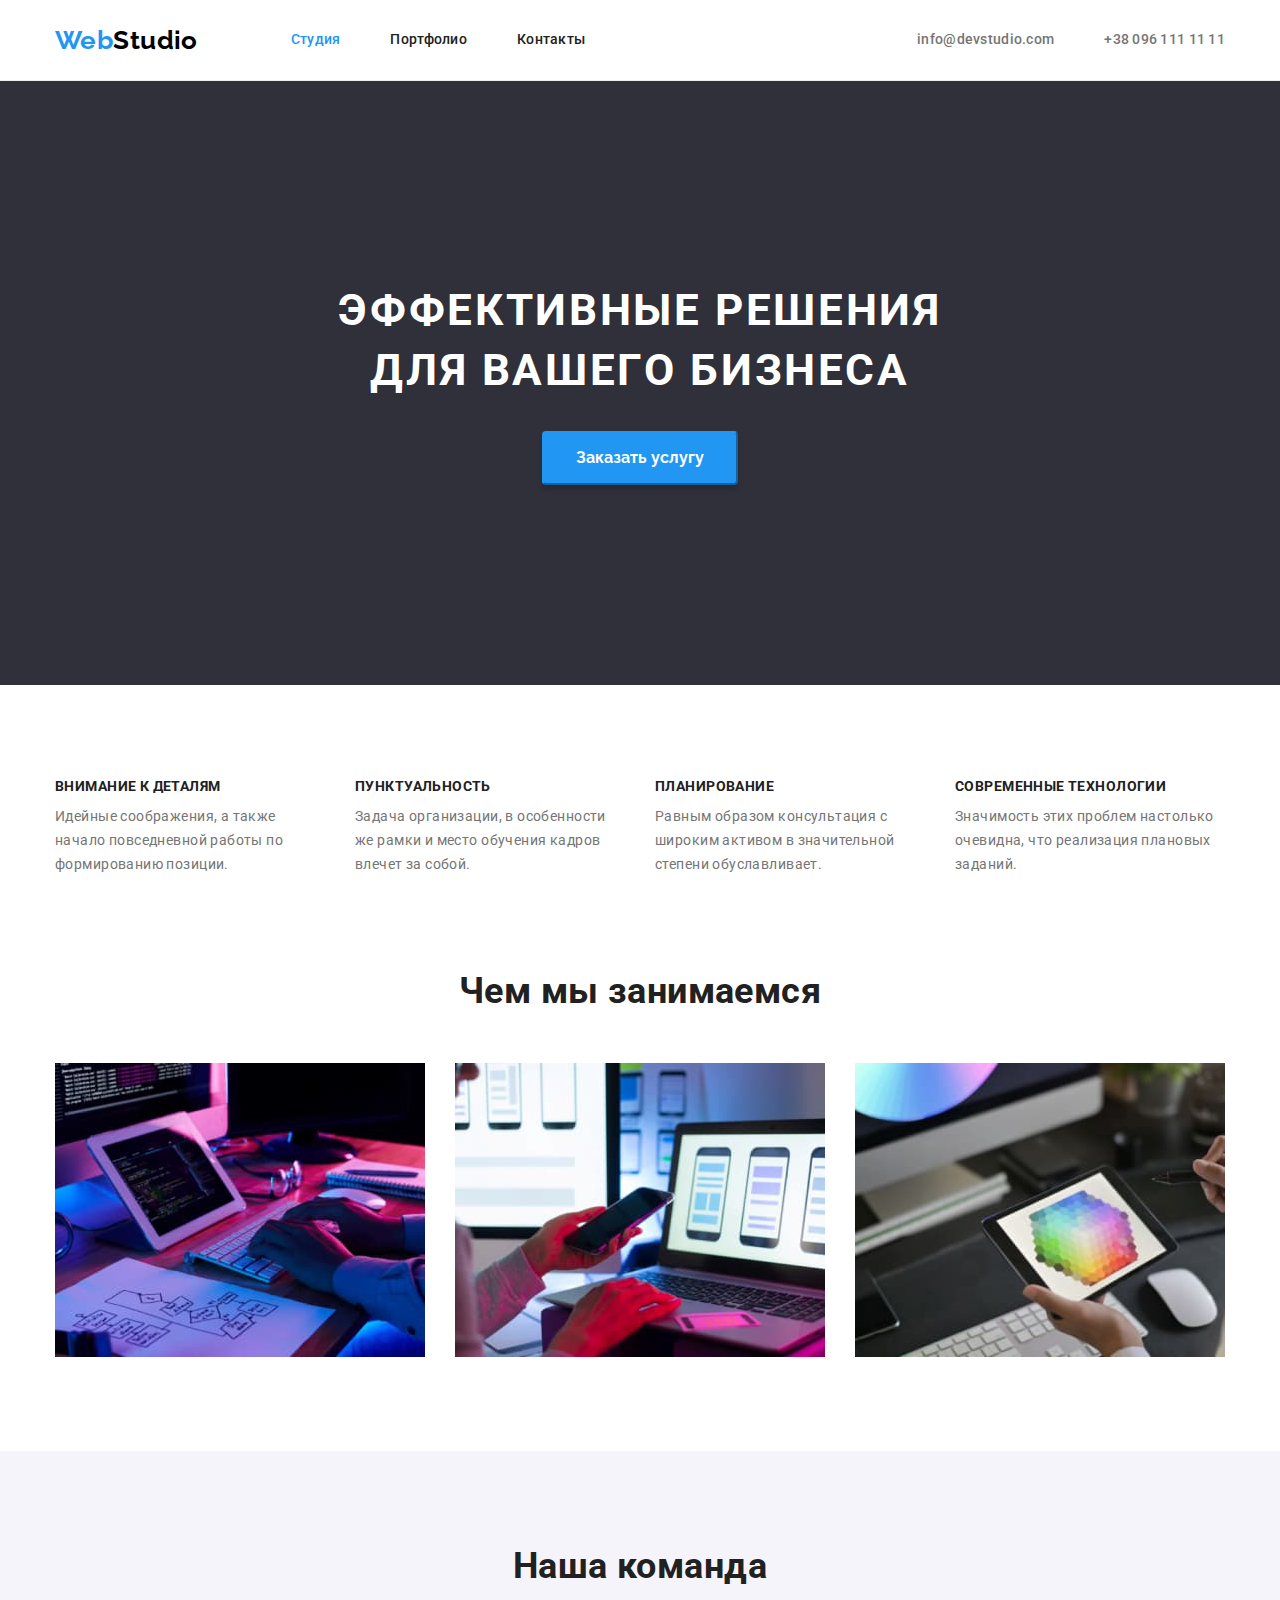
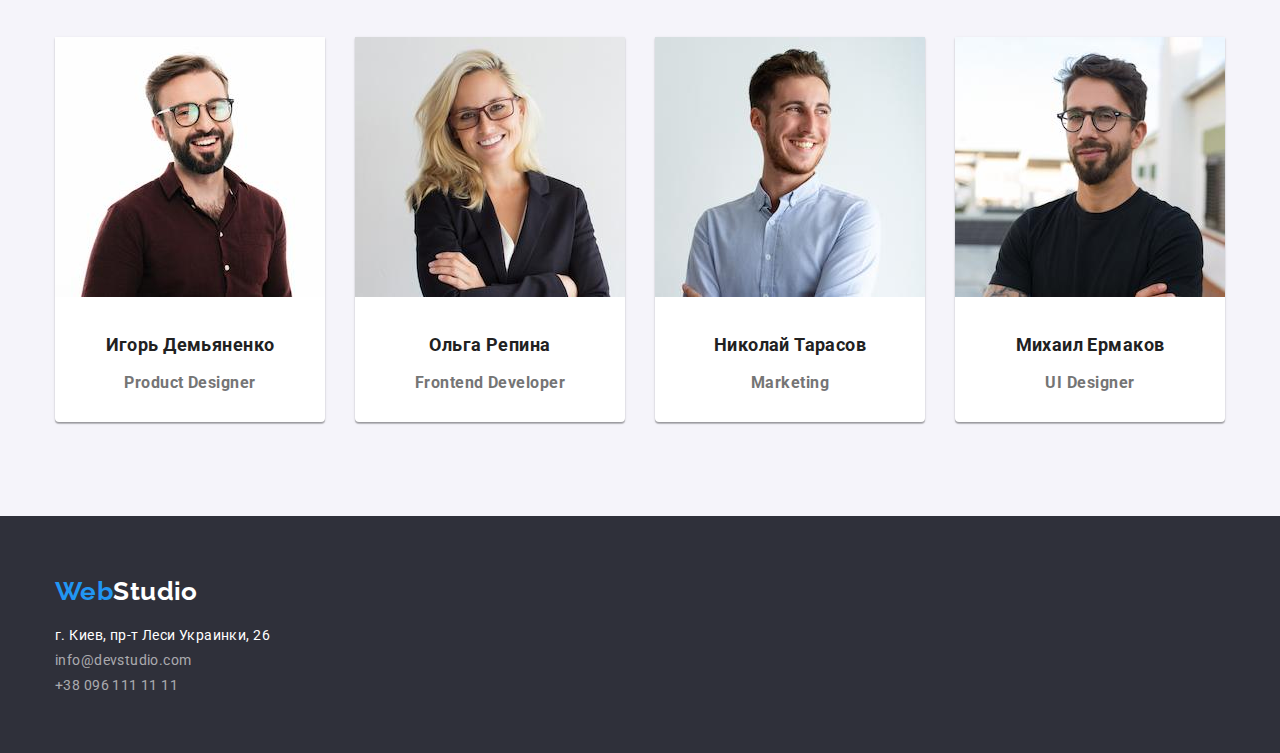
<file: index.html>
<!DOCTYPE html>
<html lang="ru">
  <head>
    <meta charset="UTF-8" />
    <meta http-equiv="X-UA-Compatible" content="IE=edge" />
    <meta name="viewport" content="width=device-width, initial-scale=1.0" />
    <title>Document</title>
    <link rel="preconnect" href="https://fonts.gstatic.com" crossorigin />
    <link
      href="https://fonts.googleapis.com/css2?family=Raleway:wght@700&family=Roboto:wght@400;500;700;900&display=swap"
      rel="stylesheet"
    />
    <link
      rel="stylesheet"
      href="https://cdnjs.cloudflare.com/ajax/libs/modern-normalize/1.0.0/modern-normalize.min.css"
    />
    <link rel="stylesheet" href="css/styles.css" />
  </head>
  <body>
    <!-- Шапка сайта -->
    <header class="head">
      <div class="container header">
        <nav class="main-nav">
          <a href="index.html" class="logo-blue"
            >Web<span class="logo-dark">Studio</span>
          </a>
          <ul class="site-nav list">
            <li class="item">
              <a href="index.html" class="curent link">Студия</a>
            </li>
            <li class="item">
              <a href="portfolio.html" class="link">Портфолио</a>
            </li>
            <li class="item"><a href="" class="link">Контакты</a></li>
          </ul>
        </nav>
        <ul class="contacts list">
          <li class="item">
            <a href="mailto:info@devstudio.com" class="mail link"
              >info@devstudio.com</a
            >
          </li>
          <li class="item">
            <a href="tel:+380961111111" class="link"> +38 096 111 11 11</a>
          </li>
        </ul>
      </div>
    </header>
    <!-- Уникальный контент -->
    <main>
      <!-- Секция герой -->
      <section class="section hero">
        <div class="container">
          <h1 class="hero-title">Эффективные решения для вашего бизнеса</h1>
          <button class="hero-btn" type="button">Заказать услугу</button>
        </div>
      </section>
      <!-- Секция Наши приимущества -->
      <section class="section">
        <div class="container">
          <h2 class="visually-hidden">Наши приимущества</h2>
          <ul class="benefits-list list">
            <li class="benef">
              <h3 class="benefits-caption">Внимание к деталям</h3>
              <p class="benefits-text">
                Идейные соображения, а также начало повседневной работы по
                формированию позиции.
              </p>
            </li>
            <li class="benef">
              <h3 class="benefits-caption">Пунктуальность</h3>
              <p class="benefits-text">
                Задача организации, в особенности же рамки и место обучения
                кадров влечет за собой.
              </p>
            </li>
            <li class="benef">
              <h3 class="benefits-caption">Планирование</h3>
              <p class="benefits-text">
                Равным образом консультация с широким активом в значительной
                степени обуславливает.
              </p>
            </li>
            <li class="benef">
              <h3 class="benefits-caption">Современные технологии</h3>
              <p class="benefits-text">
                Значимость этих проблем настолько очевидна, что реализация
                плановых заданий.
              </p>
            </li>
          </ul>
        </div>
      </section>
      <!-- Секция О нас -->
      <section class="section no-pading">
        <div class="container">
          <h2 class="we-do">Чем мы занимаемся</h2>
          <ul class="we-do-list list">
            <li class="box">
              <img
                src="./images/Main/box-1.jpg"
                alt="верстка мужские руки на клавиатуре"
                width="370"
              />
            </li>
            <li class="box">
              <img
                src="./images/Main/box-2.jpg"
                alt="женские руки на клавиатуре ноутбука"
                width="370"
              />
            </li>
            <li class="box">
              <img
                src="./images/Main/box-3.jpg"
                alt="цветовая гамма на экране планшета"
                width="370"
              />
            </li>
          </ul>
        </div>
      </section>
      <!-- Секция Наша команда -->
      <section class="section team">
        <div class="container">
          <h2 class="team-title">Наша команда</h2>
          <ul class="team-list list">
            <li class="team-item">
              <img
                class="team-foto"
                src="images/Main/img-team-card1.jpg"
                alt="фото Игорь Демьяненко"
                width="270"
              />
              <div class="team-teg">
                <h3 class="team-name">Игорь Демьяненко</h3>
                <p class="team-position">Product Designer</p>
              </div>
            </li>
            <li class="team-item">
              <img
                class="team-foto"
                src="images/Main/img-team-card2.jpg"
                alt="фото Ольга Репина"
                width="270"
              />
              <div class="team-teg">
                <h3 class="team-name">Ольга Репина</h3>
                <p class="team-position">Frontend Developer</p>
              </div>
            </li>
            <li class="team-item">
              <img
                class="team-foto"
                src="images/Main/img-team-card3.jpg"
                alt="фото Николай Тарасов"
                width="270"
              />
              <div class="team-teg">
                <h3 class="team-name">Николай Тарасов</h3>
                <p class="team-position">Marketing</p>
              </div>
            </li>
            <li class="team-item">
              <img
                class="team-foto"
                src="images/Main/img-team-card4.jpg"
                alt="фото Михаил Ермаков"
                width="270"
              />
              <div class="team-teg">
                <h3 class="team-name">Михаил Ермаков</h3>
                <p class="team-position">UI Designer</p>
              </div>
            </li>
          </ul>
        </div>
      </section>
    </main>
    <!-- Подвал сайта -->
    <footer class="footer">
      <div class="container">
        <a href="index.html" class="logo-blue position"
          >Web<span class="logo-wite">Studio</span>
        </a>
        <address class="footer-address">
          <ul class="address list">
            <li class="address-item marg item">
              <a
                class="location link"
                href="https://goo.gl/maps/wizjQyX9kH2uUNJ5A"
                target="_blank"
                rel="noopener noreferrer"
                >г. Киев, пр-т Леси Украинки, 26</a
              >
            </li>
            <li class="address-item marg item">
              <a class="address-link link" href="mailto:info@devstudio.com"
                >info@devstudio.com</a
              >
            </li>
            <li class="address-item item">
              <a class="address-link link" href="tel:+380961111111"
                >+38 096 111 11 11</a
              >
            </li>
          </ul>
        </address>
      </div>
    </footer>
  </body>
</html>
</file>
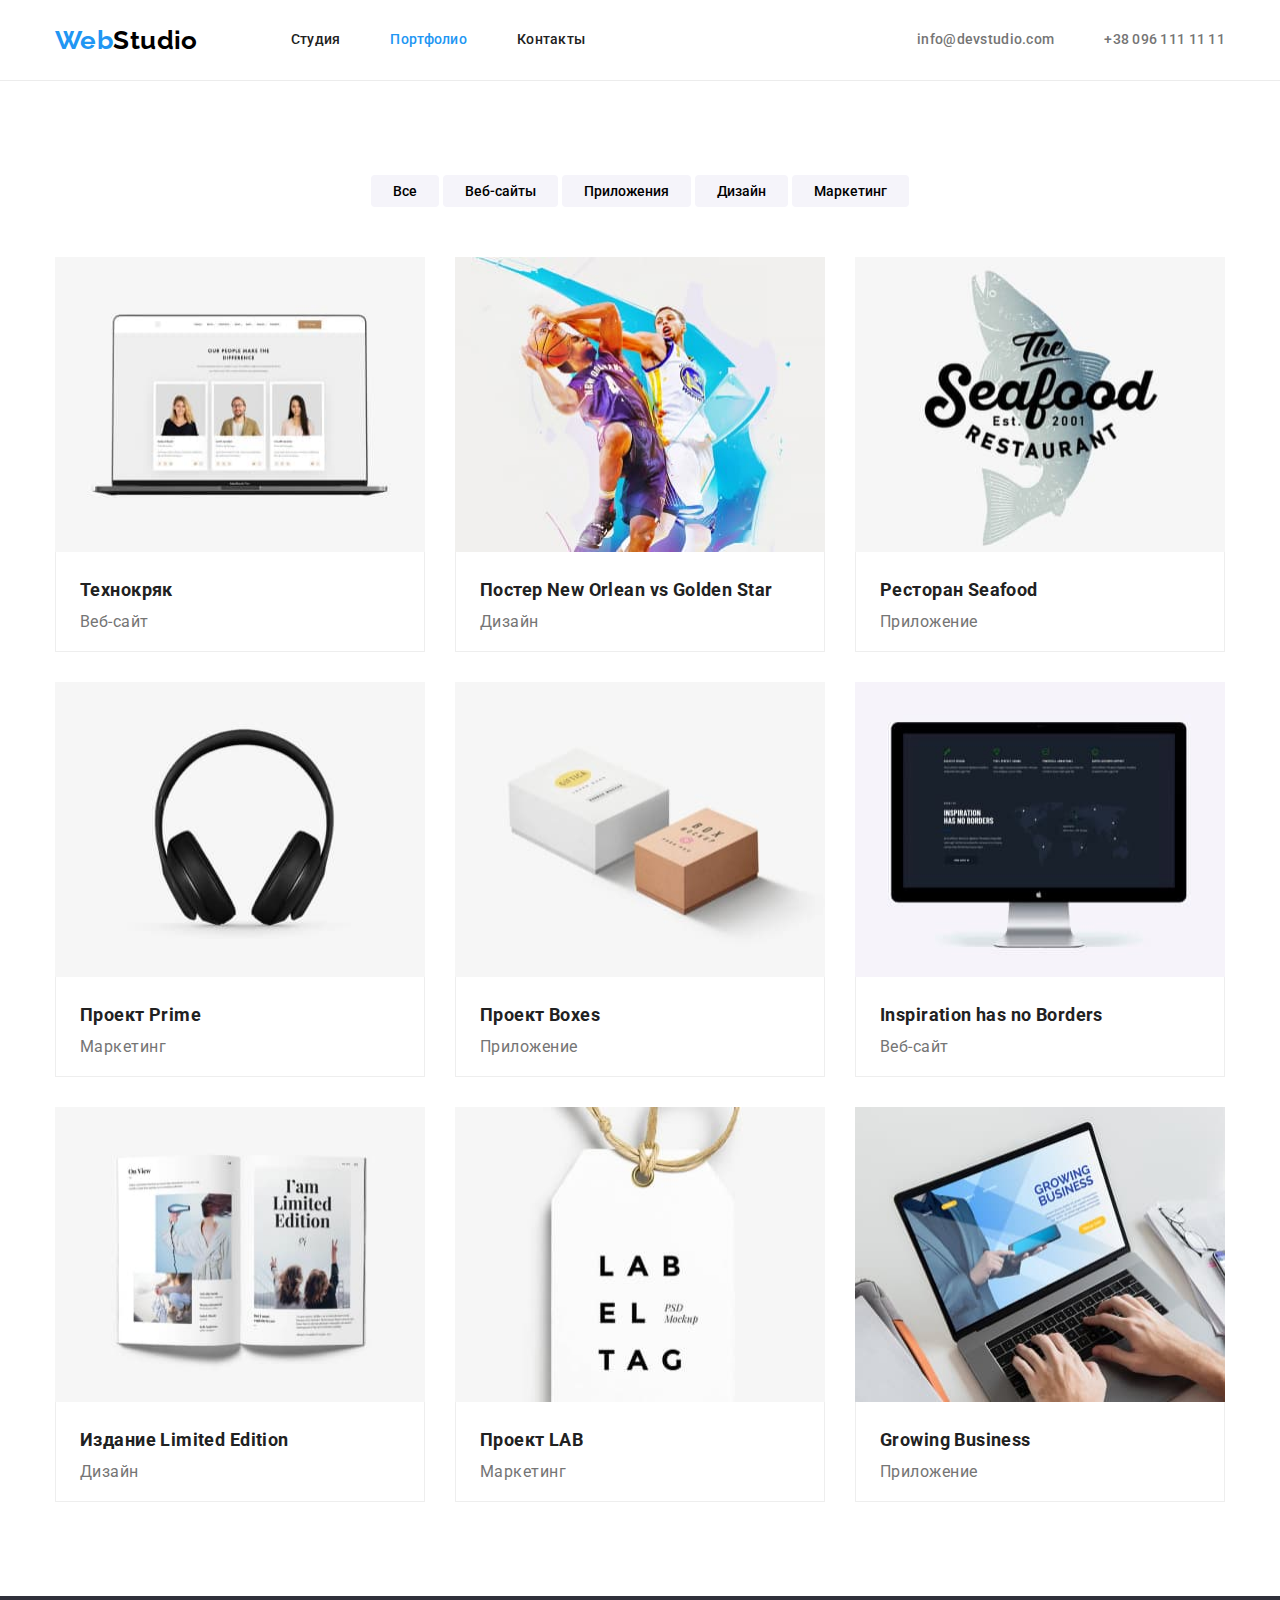
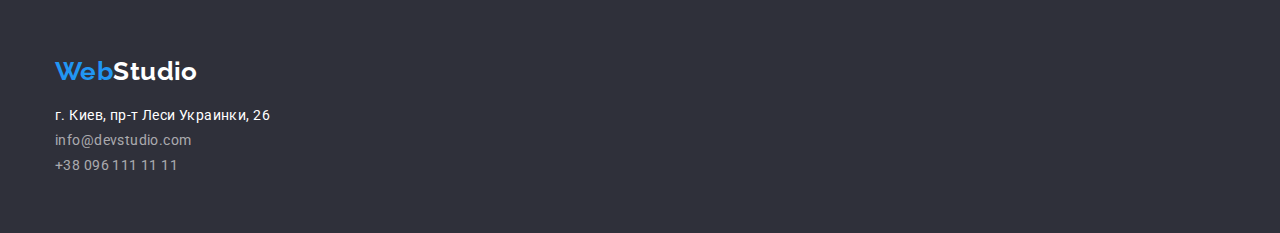
<file: portfolio.html>
<!DOCTYPE html>
<html lang="ru">
  <head>
    <meta charset="UTF-8" />
    <meta http-equiv="X-UA-Compatible" content="IE=edge" />
    <meta name="viewport" content="width=device-width, initial-scale=1.0" />
    <title>Document</title>
    <link rel="preconnect" href="https://fonts.gstatic.com" crossorigin />
    <link
      href="https://fonts.googleapis.com/css2?family=Raleway:wght@700&family=Roboto:wght@400;500;700;900&display=swap"
      rel="stylesheet"
    />
    <link
      href="https://fonts.googleapis.com/css2?family=Raleway:wght@700&family=Roboto:wght@400;500;700;900&display=swap"
      rel="stylesheet"
    />
    <link
      rel="stylesheet"
      href="https://cdnjs.cloudflare.com/ajax/libs/modern-normalize/1.0.0/modern-normalize.min.css"
    />
    <link rel="stylesheet" href="css/styles.css" />
  </head>
  <body>
    <!-- Шапка сайта -->
    <header class="head">
      <div class="container header">
        <nav class="main-nav">
          <a href="index.html" class="logo-blue"
            >Web<span class="logo-dark">Studio</span>
          </a>
          <ul class="site-nav list">
            <li class="item">
              <a href="index.html" class="link">Студия</a>
            </li>
            <li class="item">
              <a href="portfolio.html" class="curent link">Портфолио</a>
            </li>
            <li class="item"><a href="" class="link">Контакты</a></li>
          </ul>
        </nav>
        <ul class="contacts list">
          <li class="item">
            <a href="mailto:info@devstudio.com" class="mail link"
              >info@devstudio.com</a
            >
          </li>
          <li class="item">
            <a href="tel:+380961111111" class="link"> +38 096 111 11 11</a>
          </li>
        </ul>
      </div>
    </header>
    <!-- Main content -->
    <main>
      <section class="section">
        <div class="container">
          <div class="filters-posicion">
            <ul class="filters-list list">
              <li class="item-btn">
                <button class="list-btn" type="button">Все</button>
              </li>
              <li class="item-btn">
                <button class="list-btn" type="button">Веб-сайты</button>
              </li>
              <li class="item-btn">
                <button class="list-btn" type="button">Приложения</button>
              </li>
              <li class="item-btn">
                <button class="list-btn" type="button">Дизайн</button>
              </li>
              <li class="item-btn">
                <button class="list-btn" type="button">Маркетинг</button>
              </li>
            </ul>
          </div>

          <h1 class="visually-hidden">Примеры работ</h1>
          <div class="work-poz">
            <ul class="works-list list">
              <li class="work-item">
                <a class="work link" href="">
                  <img
                    class="work-imeg"
                    src="./images/Portfolio/prod1.jpg"
                    alt="єкран ноутбука"
                    width="370"
                    height="295"
                  />
                  <div class="work-teg">
                    <h2 class="work-name">Технокряк</h2>
                    <p class="work-position">Веб-сайт</p>
                  </div>
                </a>
              </li>
              <li class="work-item">
                <a class="work link" href="">
                  <img
                    class="work-imeg"
                    src="./images/Portfolio/prod2.jpg"
                    alt="два баскетболиста с мячом в прыжке"
                    width="370"
                    height="295"
                  />
                  <div class="work-teg">
                    <h2 class="work-name">Постер New Orlean vs Golden Star</h2>
                    <p class="work-position">Дизайн</p>
                  </div>
                </a>
              </li>
              <li class="work-item">
                <a class="work link" href="">
                  <img
                    class="work-imeg"
                    src="./images/Portfolio/prod3.jpg"
                    alt="логотип ресторана с рыбой на фоне"
                    width="370"
                    height="295"
                  />
                  <div class="work-teg">
                    <h2 class="work-name">Ресторан Seafood</h2>
                    <p class="work-position">Приложение</p>
                  </div>
                </a>
              </li>
              <li class="work-item">
                <a class="work link" href="">
                  <img
                    class="work-imeg"
                    src="./images/Portfolio/prod4.jpg"
                    alt="наушники"
                    width="370"
                    height="295"
                  />
                  <div class="work-teg">
                    <h2 class="work-name">Проект Prime</h2>
                    <p class="work-position">Маркетинг</p>
                  </div>
                </a>
              </li>
              <li class="work-item">
                <a class="work link" href="">
                  <img
                    class="work-imeg"
                    src="./images/Portfolio/prod5.jpg"
                    alt="две коробки"
                    width="370"
                    height="295"
                  />
                  <div class="work-teg">
                    <h2 class="work-name">Проект Boxes</h2>
                    <p class="work-position">Приложение</p>
                  </div>
                </a>
              </li>
              <li class="work-item">
                <a class="work link" href="">
                  <img
                    class="work-imeg"
                    src="./images/Portfolio/prod6.jpg"
                    alt="монитор от мак"
                    width="370"
                    height="295"
                  />
                  <div class="work-teg">
                    <h2 class="work-name">Inspiration has no Borders</h2>
                    <p class="work-position">Веб-сайт</p>
                  </div>
                </a>
              </li>
              <li class="work-item">
                <a class="work link" href="">
                  <img
                    class="work-imeg"
                    src="./images/Portfolio/prod7.jpg"
                    alt="журнал"
                    width="370"
                    height="295"
                  />
                  <div class="work-teg">
                    <h2 class="work-name">Издание Limited Edition</h2>
                    <p class="work-position">Дизайн</p>
                  </div>
                </a>
              </li>
              <li class="work-item">
                <a class="work link" href="">
                  <img
                    class="work-imeg"
                    src="./images/Portfolio/prod8.jpg"
                    alt="белая лейба на нитке"
                    width="370"
                    height="295"
                  />
                  <div class="work-teg">
                    <h2 class="work-name">Проект LAB</h2>
                    <p class="work-position">Маркетинг</p>
                  </div>
                </a>
              </li>
              <li class="work-item">
                <a class="work link" href="">
                  <img
                    class="work-imeg"
                    src="./images/Portfolio/prod9.jpg"
                    alt="работа за макбуком"
                    width="370"
                    height="295"
                  />
                  <div class="work-teg">
                    <h2 class="work-name">Growing Business</h2>
                    <p class="work-position">Приложение</p>
                  </div>
                </a>
              </li>
            </ul>
          </div>
        </div>
      </section>
    </main>
    <!-- Footer -->
    <footer class="footer">
      <div class="container">
        <a href="index.html" class="logo-blue position"
          >Web<span class="logo-wite">Studio</span>
        </a>
        <address class="footer-address">
          <ul class="address list">
            <li class="address-item marg item">
              <a
                class="location link"
                href="https://goo.gl/maps/wizjQyX9kH2uUNJ5A"
                target="_blank"
                rel="noopener noreferrer"
                >г. Киев, пр-т Леси Украинки, 26</a
              >
            </li>
            <li class="address-item marg item">
              <a class="address-link link" href="mailto:info@devstudio.com"
                >info@devstudio.com</a
              >
            </li>
            <li class="address-item item">
              <a class="address-link link" href="tel:+380961111111"
                >+38 096 111 11 11</a
              >
            </li>
          </ul>
        </address>
      </div>
    </footer>
  </body>
</html>
</file>
<file: css/styles.css>
:root {
  /* Основные шрифты */
  --main-font: "Roboto", sans-serif;
  --secondary-font: "Raleway", sans-serif;

  /* Светлая тема текста */
  --accent-light-txt: #ffffff;
  --primary-light-txt: #2196f3;

  /* Тёмная тема текста */
  --accent-dark-txt: #212121;
  --primary-dark-txt: #757575;
  --secondary-dark-txt: rgba(255, 255, 255, 0.6);

  /* Светлая тема фона */
  --light-bg: #f5f4fa;
  --primary-light-bg: #2196f3;
  --activ-btn: #188ce8;
  /* Тёмная тема фона */
  --primary-dark-bg: #2f303a;
}

/* Утилиты */
.container {
  width: 1200px;
  padding-left: 15px;
  padding-right: 15px;
  margin-left: auto;
  margin-right: auto;
}
.section {
  padding-top: 94px;
  padding-bottom: 94px;
}
.section.no-pading {
  padding-top: 0;
}
h1,
h2,
h3,
p {
  margin-top: 0;
  margin-bottom: 0;
}
.link {
  text-decoration: none;
  color: currentColor;
}
.list {
  list-style-type: none;
  padding: 0;
  margin: 0;
}
img {
  display: block;
}

/* ========ГЛАВНАЯ СТРАНИЦА======= */
body {
  font-size: 14px;
  font-family: var(--main-font);
  font-style: normal;
  letter-spacing: 0.03em;
  color: var(--accent-dark-txt);
}
/* Шапка сайта */

.header,
.main-nav {
  display: flex;
  align-items: center;
}

.logo-blue,
.logo-dark,
.logo-wite {
  font-family: var(--secondary-font);
  font-weight: bold;
  font-size: 26px;
  line-height: 1.19;
  text-decoration: none;
  color: var(--primary-light-txt);
}
.head {
  border-bottom: 1px solid #ececec;
}

.logo-dark {
  color: #000000;
}
.logo-wite {
  color: var(--accent-light-txt);
  margin-bottom: 20px;
}

.site-nav {
  display: flex;
  margin-left: 93px;
}
.site-nav .item + .item {
  margin-left: 50px;
}
.site-nav .link,
.contacts .link {
  display: block;
  padding-top: 32px;
  padding-bottom: 32px;
}
.site-nav,
.contacts {
  font-weight: 500;
  line-height: 1.14;
  letter-spacing: 0.02em;
}

/* Contacts */
.contacts {
  display: flex;
  margin-left: auto;

  color: var(--primary-dark-txt);
}
.contacts .item + .item {
  margin-left: 50px;
}

.site-nav :focus,
.site-nav :hover,
.site-nav :active,
.contacts :hover,
.contacts :focus,
.curent {
  color: var(--primary-light-txt);
}
/* Секция герой */
.visually-hidden {
  position: absolute;
  white-space: nowrap;
  width: 1px;
  height: 1px;
  overflow: hidden;
  border: 0;
  padding: 0;
  clip: rect(0 0 0 0);
  clip-path: inset(50%);
  margin: -1px;
}
.section.hero {
  padding-top: 200px;
  padding-bottom: 200px;
}

.hero {
  background-color: var(--primary-dark-bg);
  text-align: center;
}
.hero-title {
  margin-bottom: 30px;
  margin-left: auto;
  margin-right: auto;
  font-weight: 900px;
  font-size: 44px;
  line-height: 1.36;
  max-width: 696px;
  letter-spacing: 0.06em;
  text-transform: uppercase;
  color: var(--accent-light-txt);
}

.hero-btn {
  font-family: var(--secondary-font);
  background-color: var(--primary-light-bg);
  box-shadow: 0px 4px 4px rgba(0, 0, 0, 0.15);
  border-radius: 4px;
  padding: 10px 32px;
  font-weight: 700;
  font-size: 16px;
  line-height: 1.88;
  text-align: center;
  border-color: var(--primary-light-bg);
  color: var(--accent-light-txt);
  cursor: pointer;
}

.hero-btn:hover,
.hero-btn:focus {
  background-color: var(--activ-btn);
  border-color: var(--activ-btn);
}

/* Секция Наши приимущества */

.benefits-list,
.we-do-list {
  display: flex;
}
.benef {
  width: 270px;
  margin-right: 30px;
}
.box {
  margin-right: 30px;
}
.benef:last-child,
.box:last-child,
.team-item:last-child {
  margin: 0;
}
.benefits-caption {
  margin-top: 0;
  margin-bottom: 10px;
  font-size: 14px;
  font-weight: bold;
  line-height: 1.14;
  text-transform: uppercase;
}
.benefits-text {
  line-height: 1.71;
  color: var(--primary-dark-txt);
  margin: 0;
}
/* Секция О нас */
.we-do,
.team-title {
  text-align: center;
  margin-bottom: 50px;
  font-weight: bold;
  font-size: 36px;
  line-height: 1.17;
}

/* Секция Наша команда */
.section.team {
  background-color: var(--light-bg);
}
.team {
  font-weight: bold;
  font-size: 36px;
  line-height: 1.17;
}
.team-item {
  text-align: center;
  margin-right: 30px;
  font-size: 16px;
  line-height: 1.18;
  width: 270px;
  background-color: var(--accent-light-txt);
  box-shadow: 0px 1px 3px rgba(0, 0, 0, 0.12), 0px 1px 1px rgba(0, 0, 0, 0.14),
    0px 2px 1px rgba(0, 0, 0, 0.2);
  border-radius: 0px 0px 4px 4px;
}
.team-list {
  display: flex;
}
.team-name,
.work-name {
  font-weight: 700;
  font-size: 18px;
  line-height: 2;
}
.team-position,
.work-position {
  font-size: 16px;
  line-height: 1.19;
  letter-spacing: 0.03em;
  color: var(--primary-dark-txt);
}
.team-name {
  margin-bottom: 10px;
}
.team-teg {
  padding-top: 30px;
  padding-bottom: 30px;
}
/* Подвал сайта */
.footer {
  padding-top: 60px;
  padding-bottom: 60px;
  background-color: var(--primary-dark-bg);
}
.footer-address {
  color: var(--secondary-dark-txt);
  font-style: normal;
  display: block;
  margin-top: 20px;
}
.address-item :focus,
.address-item :hover {
  color: rgba(33, 150, 243, 1);
  font-style: normal;
}
.location {
  color: var(--accent-light-txt);
  font-style: normal;
}
.marg {
  margin-bottom: 9px;
}

/* ===========ПОРТФОЛИО========== */

.list-btn {
  font-weight: 500;
  line-height: 1.73;
  border-radius: 4px;
  cursor: pointer;
  background-color: var(--light-bg);
  border: none;
  padding: 4px 22px;
}
.filters-list .item-btn + .item-btn {
  margin-left: 4px;
}
.item-btn :hover,
.item-btn :focus,
.item-btn :active {
  color: var(--accent-light-txt);
  box-shadow: 0px 3px 1px rgba(0, 0, 0, 0.1), 0px 1px 2px rgba(0, 0, 0, 0.08),
    0px 2px 2px rgba(0, 0, 0, 0.12);
  border-radius: 4px;
  cursor: pointer;
  background-color: var(--primary-light-bg);
}
.filters-list {
  margin-bottom: 50px;
  display: flex;
  justify-content: center;
}
.works-list {
  display: flex;
  flex-wrap: wrap;
  justify-content: center;
}
.work-item {
  width: 370px;
  margin-right: 30px;
  margin-bottom: 30px;
  background-color: var(--accent-light-txt);
}
.work-item:nth-child(3n) {
  margin-right: 0;
}
.work-item:nth-last-child(-n + 3) {
  margin-bottom: 0;
}
.work-teg {
  padding: 20px 24px;
  border-bottom: 1px solid #eeeeee;
  border-right: 1px solid #eeeeee;
  border-left: 1px solid #eeeeee;
}
.work-name {
  margin-bottom: 4px;
}
</file>
